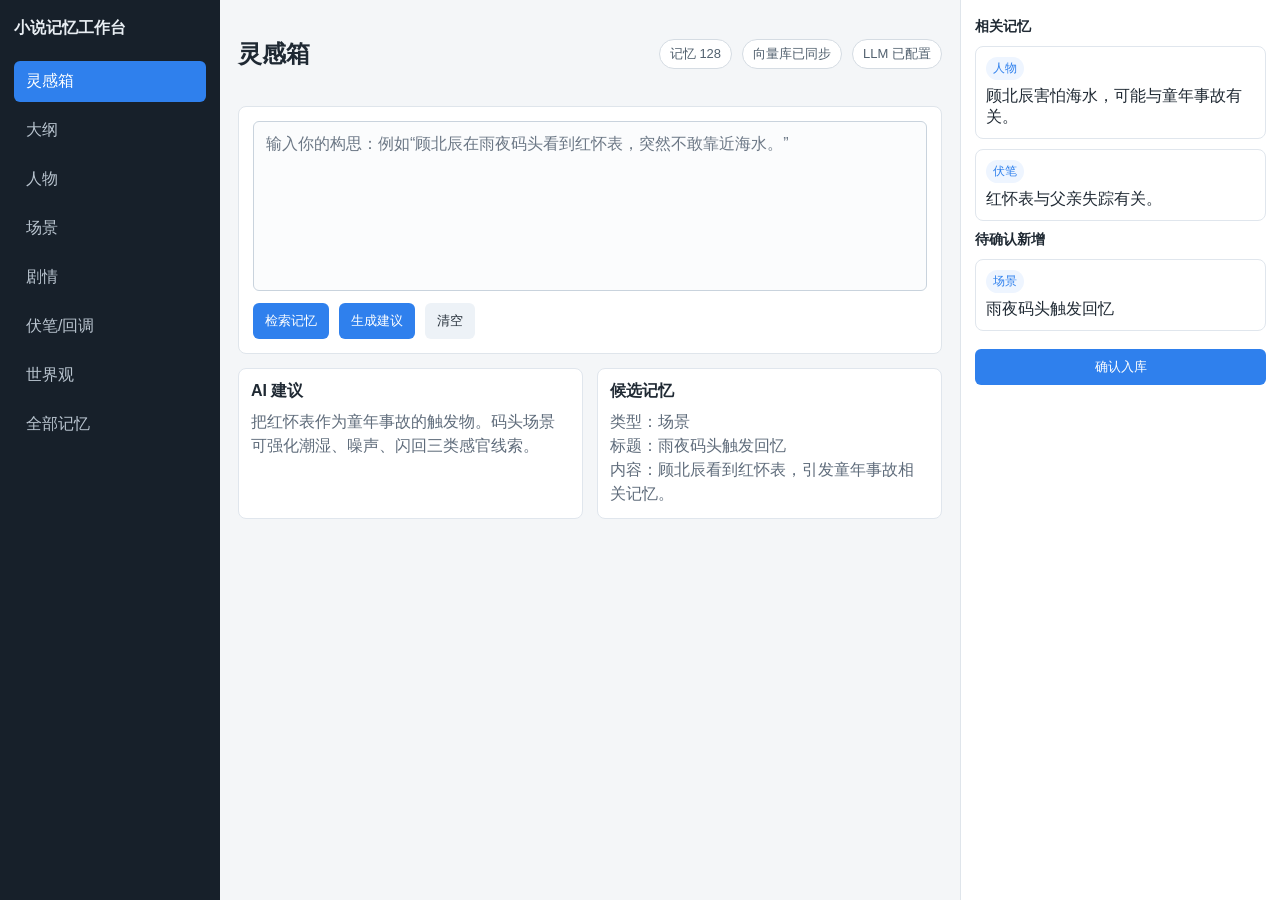
<file: docs/superpowers/specs/2026-05-30-fastapi-writing-workbench-wireframe.html>
<!doctype html>
<html lang="zh-CN">
<head>
  <meta charset="utf-8">
  <meta name="viewport" content="width=device-width, initial-scale=1">
  <title>小说记忆工作台线框图</title>
  <style>
    * { box-sizing: border-box; }
    body {
      margin: 0;
      font-family: "Microsoft YaHei", "Segoe UI", sans-serif;
      color: #1f2933;
      background: #f4f6f8;
    }
    .app { display: grid; grid-template-columns: 220px 1fr 320px; min-height: 100vh; }
    .side { background: #17202a; color: #e8edf2; padding: 18px 14px; }
    .brand { font-weight: 700; margin-bottom: 22px; }
    .nav { display: grid; gap: 8px; }
    .nav div { padding: 10px 12px; border-radius: 6px; color: #b9c4cf; }
    .nav .active { background: #2f80ed; color: white; }
    .main { padding: 18px; }
    .topbar {
      display: flex;
      justify-content: space-between;
      align-items: center;
      margin-bottom: 16px;
    }
    .status { display: flex; gap: 10px; font-size: 13px; color: #52616f; }
    .pill { border: 1px solid #d5dce3; border-radius: 999px; padding: 5px 10px; background: white; }
    .panel { background: white; border: 1px solid #dfe5eb; border-radius: 8px; padding: 14px; }
    .input { height: 170px; border: 1px solid #c9d3dd; border-radius: 6px; padding: 12px; color: #6b7785; background: #fbfcfd; }
    .toolbar { display: flex; gap: 10px; margin-top: 12px; }
    button { border: 0; border-radius: 6px; padding: 9px 12px; background: #2f80ed; color: white; }
    button.secondary { background: #edf2f7; color: #27313b; }
    .grid { display: grid; grid-template-columns: 1fr 1fr; gap: 14px; margin-top: 14px; }
    .card { border: 1px solid #e0e6ed; border-radius: 8px; padding: 12px; background: #fff; }
    .card h3 { margin: 0 0 8px; font-size: 16px; }
    .card p { margin: 0; color: #5f6c7b; line-height: 1.5; }
    .right { background: #ffffff; border-left: 1px solid #dfe5eb; padding: 18px 14px; }
    .section-title { font-size: 14px; font-weight: 700; margin: 0 0 10px; }
    .memory { border: 1px solid #e0e6ed; border-radius: 8px; padding: 10px; margin-bottom: 10px; }
    .tag { display: inline-block; font-size: 12px; background: #eef5ff; color: #2f80ed; padding: 3px 7px; border-radius: 999px; margin-bottom: 6px; }
    .confirm { width: 100%; margin-top: 8px; }
    @media (max-width: 900px) {
      .app { grid-template-columns: 1fr; }
      .side, .right { border: 0; }
      .grid { grid-template-columns: 1fr; }
    }
  </style>
</head>
<body>
  <div class="app">
    <aside class="side">
      <div class="brand">小说记忆工作台</div>
      <div class="nav">
        <div class="active">灵感箱</div>
        <div>大纲</div>
        <div>人物</div>
        <div>场景</div>
        <div>剧情</div>
        <div>伏笔/回调</div>
        <div>世界观</div>
        <div>全部记忆</div>
      </div>
    </aside>
    <main class="main">
      <div class="topbar">
        <h2>灵感箱</h2>
        <div class="status">
          <span class="pill">记忆 128</span>
          <span class="pill">向量库已同步</span>
          <span class="pill">LLM 已配置</span>
        </div>
      </div>
      <section class="panel">
        <div class="input">输入你的构思：例如“顾北辰在雨夜码头看到红怀表，突然不敢靠近海水。”</div>
        <div class="toolbar">
          <button>检索记忆</button>
          <button>生成建议</button>
          <button class="secondary">清空</button>
        </div>
      </section>
      <div class="grid">
        <section class="card">
          <h3>AI 建议</h3>
          <p>把红怀表作为童年事故的触发物。码头场景可强化潮湿、噪声、闪回三类感官线索。</p>
        </section>
        <section class="card">
          <h3>候选记忆</h3>
          <p>类型：场景<br>标题：雨夜码头触发回忆<br>内容：顾北辰看到红怀表，引发童年事故相关记忆。</p>
        </section>
      </div>
    </main>
    <aside class="right">
      <div class="section-title">相关记忆</div>
      <div class="memory"><span class="tag">人物</span><br>顾北辰害怕海水，可能与童年事故有关。</div>
      <div class="memory"><span class="tag">伏笔</span><br>红怀表与父亲失踪有关。</div>
      <div class="section-title">待确认新增</div>
      <div class="memory"><span class="tag">场景</span><br>雨夜码头触发回忆</div>
      <button class="confirm">确认入库</button>
    </aside>
  </div>
</body>
</html>
</file>
